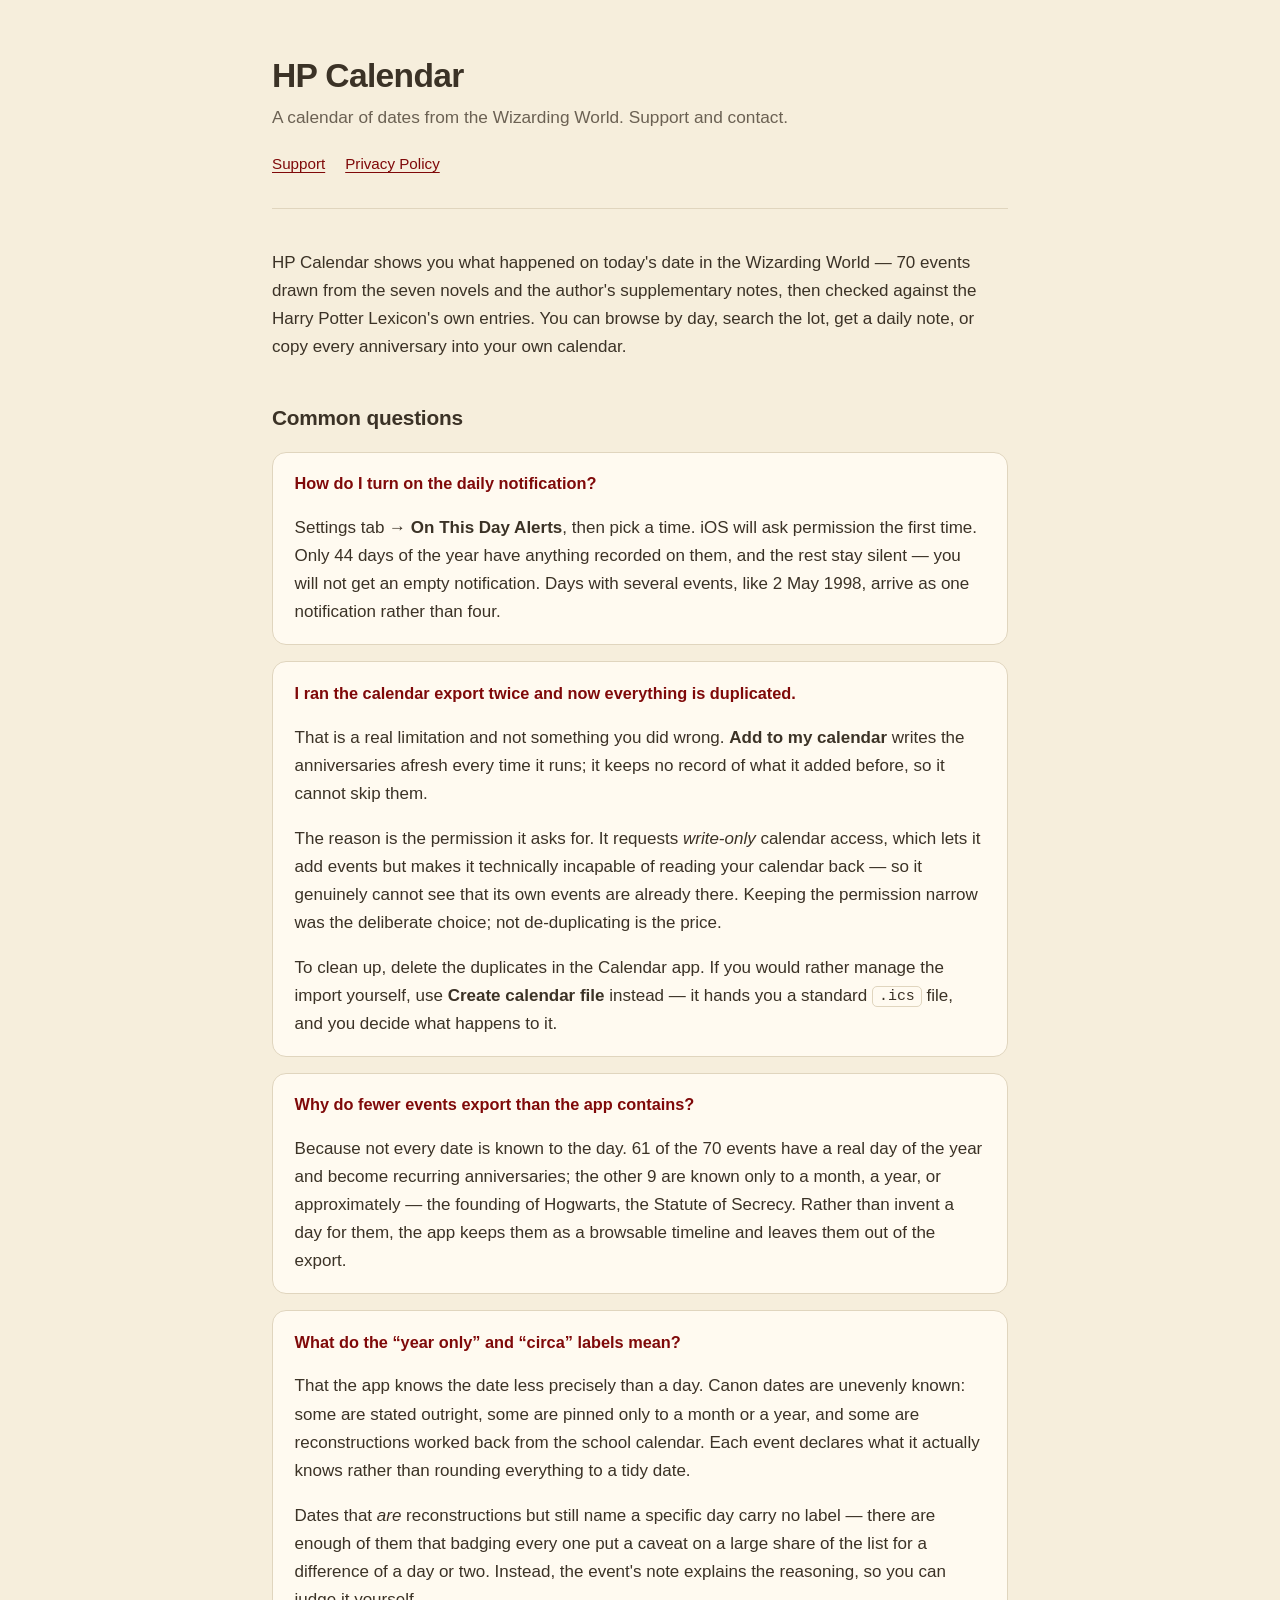
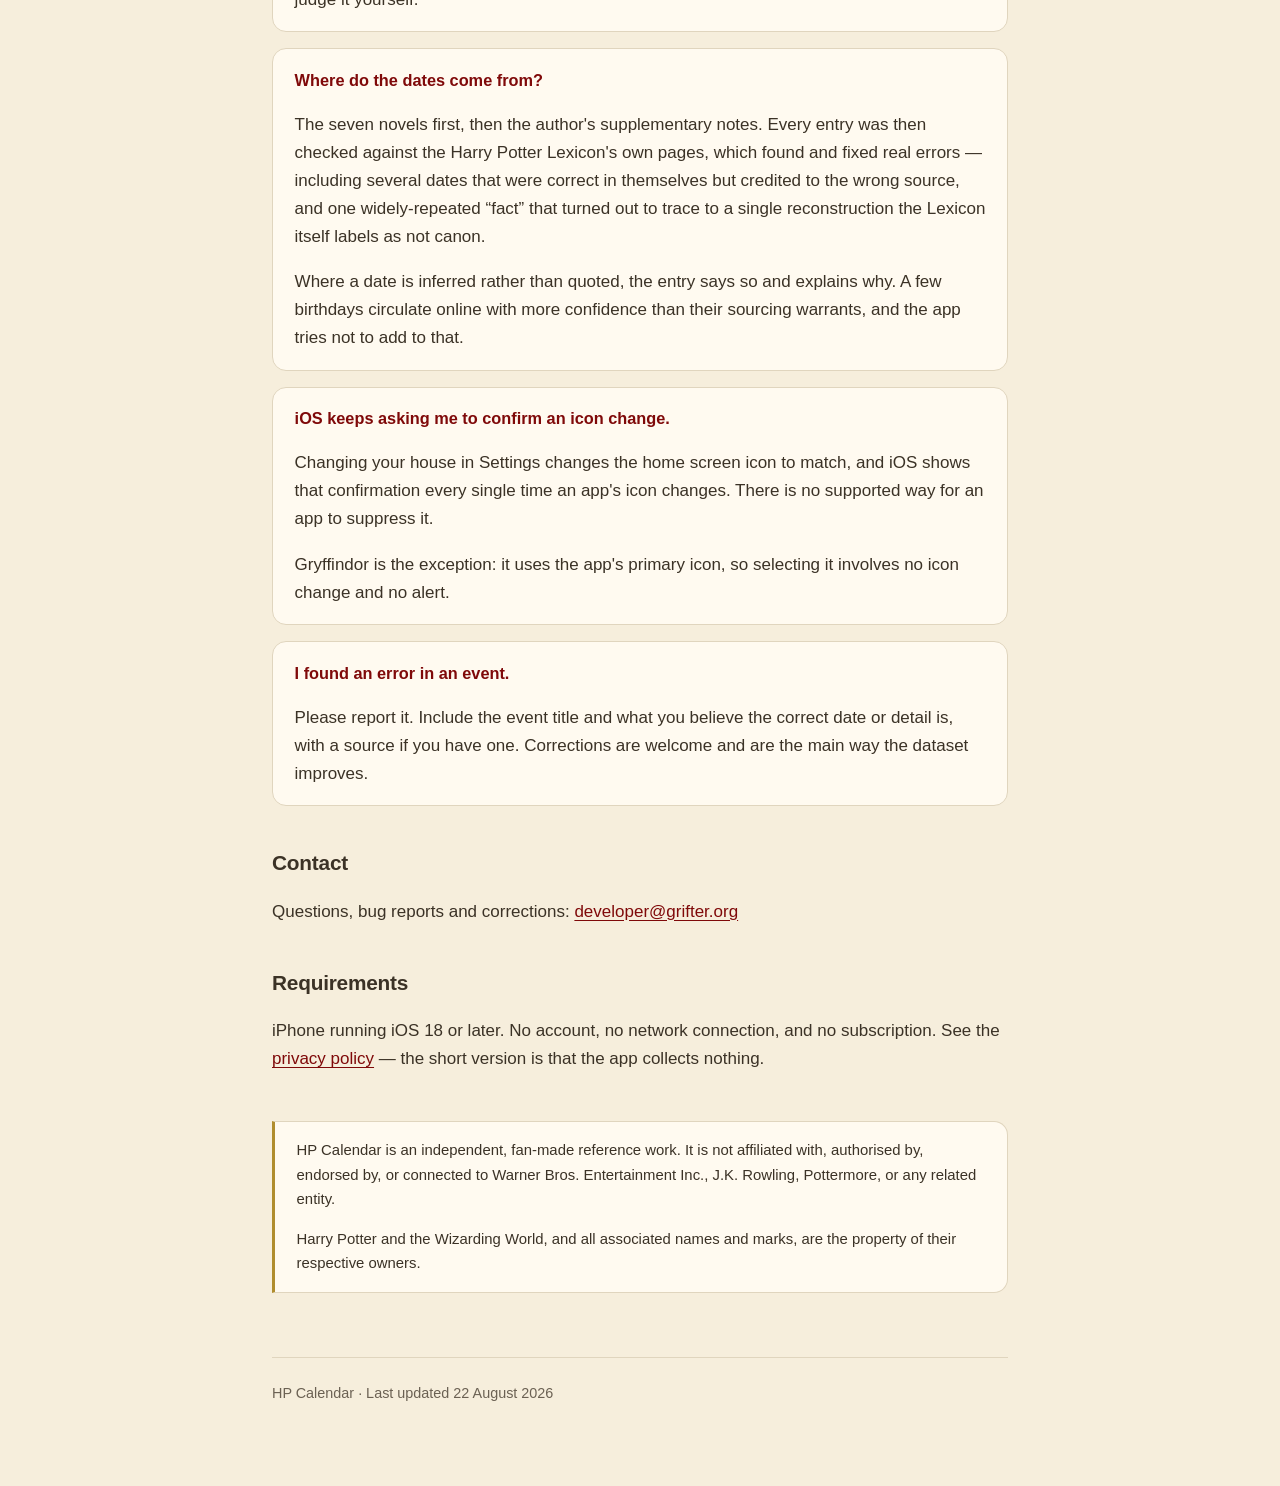
<file: index.html>
<!doctype html>
<html lang="en">
<head>
<meta charset="utf-8">
<meta name="viewport" content="width=device-width, initial-scale=1">
<title>HP Calendar — Support</title>
<link rel="stylesheet" href="style.css">
</head>
<body>
<div class="wrap">
<header>
  <h1>HP Calendar</h1>
  <p class="lede">A calendar of dates from the Wizarding World. Support and contact.</p>
  <nav><a href="index.html">Support</a><a href="privacy.html">Privacy Policy</a></nav>
</header>

<p>HP Calendar shows you what happened on today's date in the Wizarding World —
70 events drawn from the seven novels and the author's supplementary notes, then
checked against the Harry Potter Lexicon's own entries. You can browse by day,
search the lot, get a daily note, or copy every anniversary into your own
calendar.</p>

<h2>Common questions</h2>

<div class="card">
<h3>How do I turn on the daily notification?</h3>
<p>Settings tab → <strong>On This Day Alerts</strong>, then pick a time. iOS will
ask permission the first time. Only 44 days of the year have anything recorded
on them, and the rest stay silent — you will not get an empty notification. Days
with several events, like 2 May 1998, arrive as one notification rather than
four.</p>
</div>

<div class="card">
<h3>I ran the calendar export twice and now everything is duplicated.</h3>
<p>That is a real limitation and not something you did wrong. <strong>Add to my
calendar</strong> writes the anniversaries afresh every time it runs; it keeps no
record of what it added before, so it cannot skip them.</p>
<p>The reason is the permission it asks for. It requests <em>write-only</em>
calendar access, which lets it add events but makes it technically incapable of
reading your calendar back — so it genuinely cannot see that its own events are
already there. Keeping the permission narrow was the deliberate choice; not
de-duplicating is the price.</p>
<p>To clean up, delete the duplicates in the Calendar app. If you would rather
manage the import yourself, use <strong>Create calendar file</strong> instead —
it hands you a standard <code>.ics</code> file, and you decide what happens to
it.</p>
</div>

<div class="card">
<h3>Why do fewer events export than the app contains?</h3>
<p>Because not every date is known to the day. 61 of the 70 events have a real
day of the year and become recurring anniversaries; the other 9 are known only
to a month, a year, or approximately — the founding of Hogwarts, the Statute of
Secrecy. Rather than invent a day for them, the app keeps them as a browsable
timeline and leaves them out of the export.</p>
</div>

<div class="card">
<h3>What do the “year only” and “circa” labels mean?</h3>
<p>That the app knows the date less precisely than a day. Canon dates are
unevenly known: some are stated outright, some are pinned only to a month or a
year, and some are reconstructions worked back from the school calendar. Each
event declares what it actually knows rather than rounding everything to a tidy
date.</p>
<p>Dates that <em>are</em> reconstructions but still name a specific day carry no
label — there are enough of them that badging every one put a caveat on a large
share of the list for a difference of a day or two. Instead, the event's note
explains the reasoning, so you can judge it yourself.</p>
</div>

<div class="card">
<h3>Where do the dates come from?</h3>
<p>The seven novels first, then the author's supplementary notes. Every entry was
then checked against the Harry Potter Lexicon's own pages, which found and fixed
real errors — including several dates that were correct in themselves but
credited to the wrong source, and one widely-repeated “fact” that turned out to
trace to a single reconstruction the Lexicon itself labels as not canon.</p>
<p>Where a date is inferred rather than quoted, the entry says so and explains
why. A few birthdays circulate online with more confidence than their sourcing
warrants, and the app tries not to add to that.</p>
</div>

<div class="card">
<h3>iOS keeps asking me to confirm an icon change.</h3>
<p>Changing your house in Settings changes the home screen icon to match, and
iOS shows that confirmation every single time an app's icon changes. There is no
supported way for an app to suppress it.</p>
<p>Gryffindor is the exception: it uses the app's primary icon, so selecting it
involves no icon change and no alert.</p>
</div>

<div class="card">
<h3>I found an error in an event.</h3>
<p>Please report it. Include the event title and what you believe the correct
date or detail is, with a source if you have one. Corrections are welcome and are
the main way the dataset improves.</p>
</div>

<h2>Contact</h2>
<p>Questions, bug reports and corrections:
<a href="mailto:developer@grifter.org">developer@grifter.org</a></p>

<h2>Requirements</h2>
<p>iPhone running iOS 18 or later. No account, no network connection, and no
subscription. See the <a href="privacy.html">privacy policy</a> — the short
version is that the app collects nothing.</p>

<div class="disclaimer">
<p>HP Calendar is an independent, fan-made reference work. It is not affiliated
with, authorised by, endorsed by, or connected to Warner Bros. Entertainment
Inc., J.K. Rowling, Pottermore, or any related entity.</p>
<p>Harry Potter and the Wizarding World, and all associated names and marks, are
the property of their respective owners.</p>
</div>

<footer>HP Calendar · Last updated 22 August 2026</footer>
</div>
</body>
</html>
</file>
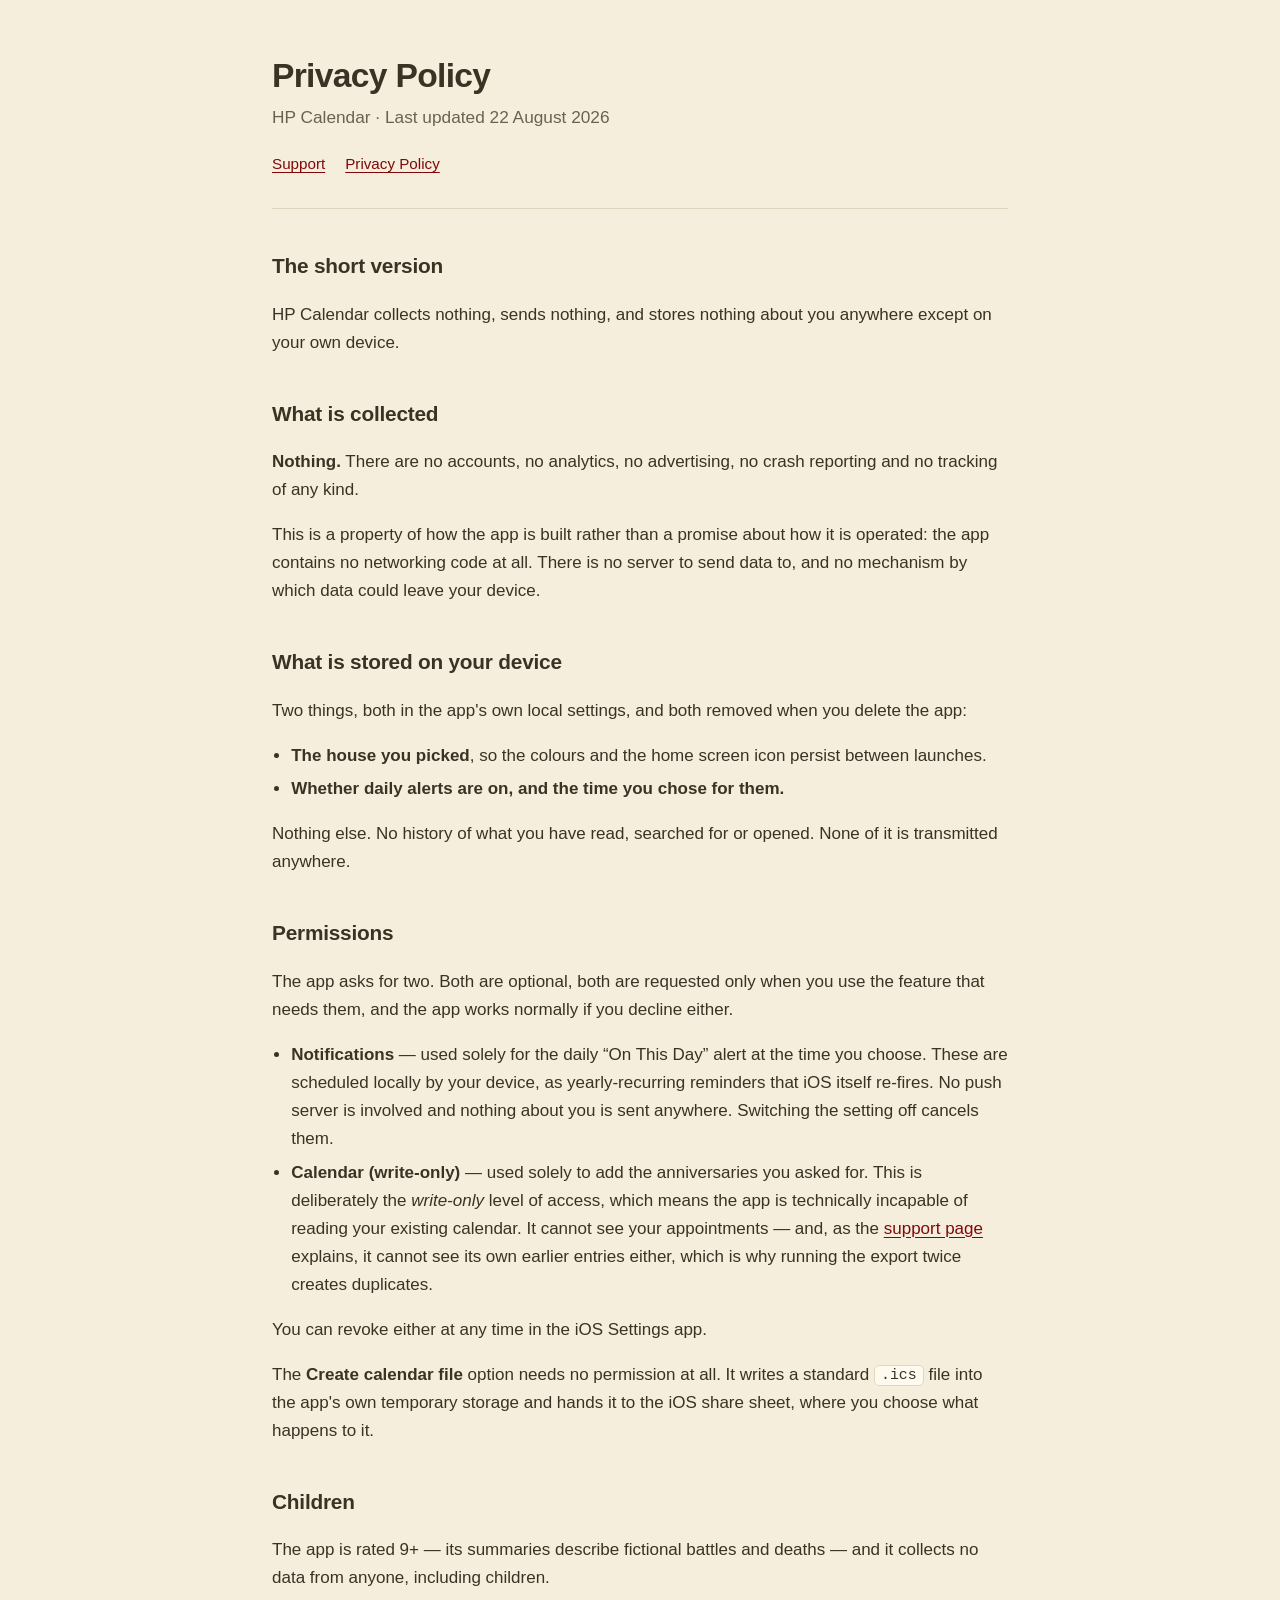
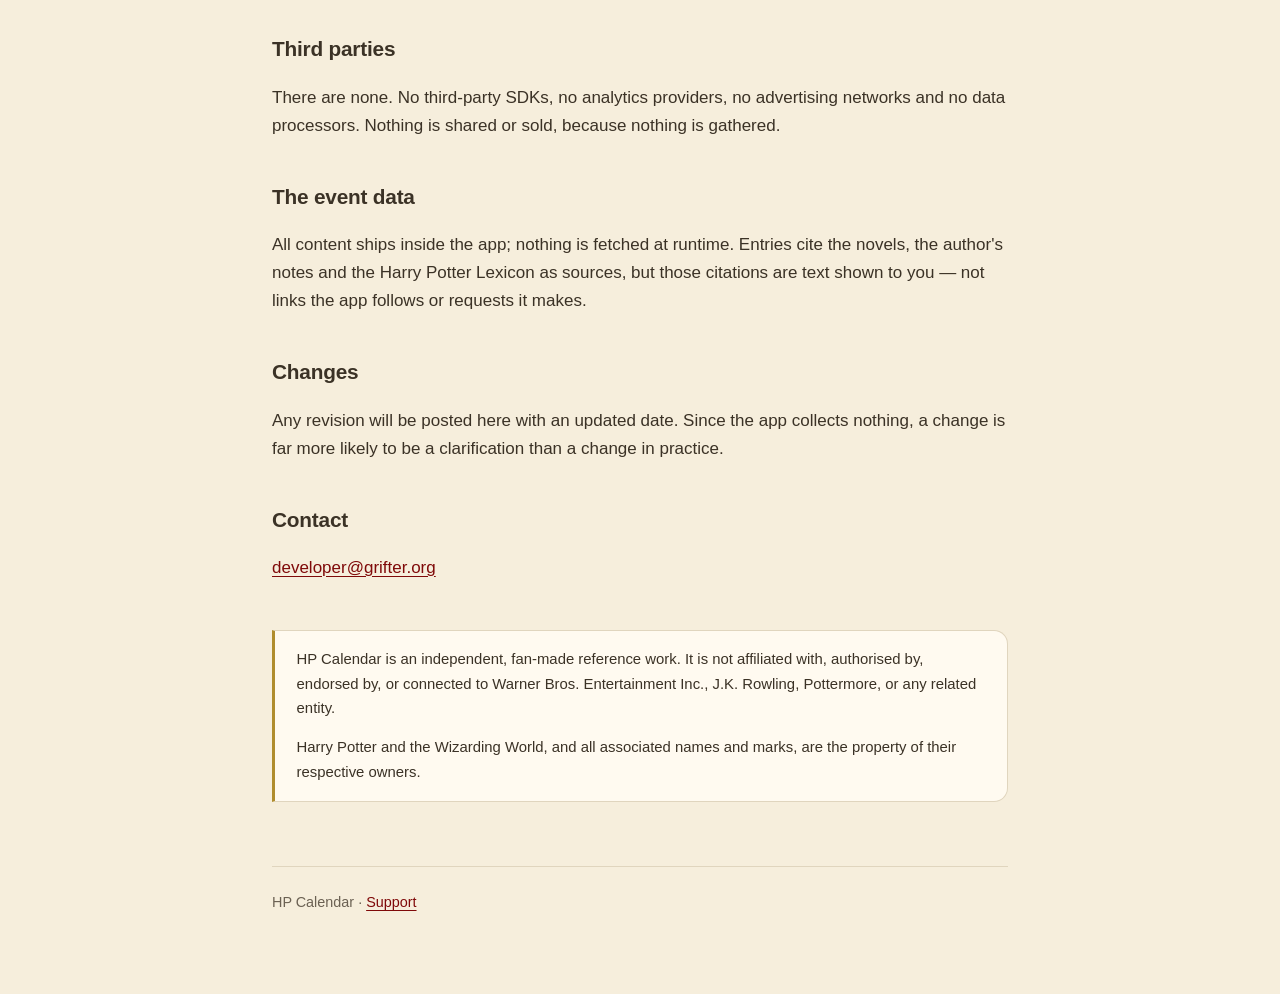
<file: privacy.html>
<!doctype html>
<html lang="en">
<head>
<meta charset="utf-8">
<meta name="viewport" content="width=device-width, initial-scale=1">
<title>HP Calendar — Privacy Policy</title>
<link rel="stylesheet" href="style.css">
</head>
<body>
<div class="wrap">
<header>
  <h1>Privacy Policy</h1>
  <p class="lede">HP Calendar · Last updated 22 August 2026</p>
  <nav><a href="index.html">Support</a><a href="privacy.html">Privacy Policy</a></nav>
</header>

<h2>The short version</h2>
<p>HP Calendar collects nothing, sends nothing, and stores nothing about you
anywhere except on your own device.</p>

<h2>What is collected</h2>
<p><strong>Nothing.</strong> There are no accounts, no analytics, no advertising,
no crash reporting and no tracking of any kind.</p>
<p>This is a property of how the app is built rather than a promise about how it
is operated: the app contains no networking code at all. There is no server to
send data to, and no mechanism by which data could leave your device.</p>

<h2>What is stored on your device</h2>
<p>Two things, both in the app's own local settings, and both removed when you
delete the app:</p>
<ul>
  <li><strong>The house you picked</strong>, so the colours and the home screen
      icon persist between launches.</li>
  <li><strong>Whether daily alerts are on, and the time you chose for them.</strong></li>
</ul>
<p>Nothing else. No history of what you have read, searched for or opened. None
of it is transmitted anywhere.</p>

<h2>Permissions</h2>
<p>The app asks for two. Both are optional, both are requested only when you use
the feature that needs them, and the app works normally if you decline either.</p>
<ul>
  <li><strong>Notifications</strong> — used solely for the daily “On This Day”
      alert at the time you choose. These are scheduled locally by your device,
      as yearly-recurring reminders that iOS itself re-fires. No push server is
      involved and nothing about you is sent anywhere. Switching the setting off
      cancels them.</li>
  <li><strong>Calendar (write-only)</strong> — used solely to add the
      anniversaries you asked for. This is deliberately the <em>write-only</em>
      level of access, which means the app is technically incapable of reading
      your existing calendar. It cannot see your appointments — and, as the
      <a href="index.html">support page</a> explains, it cannot see its own
      earlier entries either, which is why running the export twice creates
      duplicates.</li>
</ul>
<p>You can revoke either at any time in the iOS Settings app.</p>
<p>The <strong>Create calendar file</strong> option needs no permission at all.
It writes a standard <code>.ics</code> file into the app's own temporary storage
and hands it to the iOS share sheet, where you choose what happens to it.</p>

<h2>Children</h2>
<p>The app is rated 9+ — its summaries describe fictional battles and deaths — and
it collects no data from anyone, including children.</p>

<h2>Third parties</h2>
<p>There are none. No third-party SDKs, no analytics providers, no advertising
networks and no data processors. Nothing is shared or sold, because nothing is
gathered.</p>

<h2>The event data</h2>
<p>All content ships inside the app; nothing is fetched at runtime. Entries cite
the novels, the author's notes and the Harry Potter Lexicon as sources, but those
citations are text shown to you — not links the app follows or requests it
makes.</p>

<h2>Changes</h2>
<p>Any revision will be posted here with an updated date. Since the app collects
nothing, a change is far more likely to be a clarification than a change in
practice.</p>

<h2>Contact</h2>
<p><a href="mailto:developer@grifter.org">developer@grifter.org</a></p>

<div class="disclaimer">
<p>HP Calendar is an independent, fan-made reference work. It is not affiliated
with, authorised by, endorsed by, or connected to Warner Bros. Entertainment
Inc., J.K. Rowling, Pottermore, or any related entity.</p>
<p>Harry Potter and the Wizarding World, and all associated names and marks, are
the property of their respective owners.</p>
</div>

<footer>HP Calendar · <a href="index.html">Support</a></footer>
</div>
</body>
</html>
</file>
<file: style.css>
/* Palette taken from the app, same values as Theme.swift. */
:root {
  --paper: #F6EEDC;
  --raised: #FFFAF0;
  --ink: #3B3226;
  --muted: #6B6153;
  --accent: #7F0909;
  --gold: #B08D2E;
  --rule: #E0D5BE;
}
@media (prefers-color-scheme: dark) {
  :root {
    --paper: #16130F;
    --raised: #221E18;
    --ink: #DCD2BE;
    --muted: #9A9080;
    --accent: #D4544F;
    --gold: #E8C56A;
    --rule: #2E2820;
  }
}
* { box-sizing: border-box; }
body {
  margin: 0;
  padding: 0 1.25rem 5rem;
  background: var(--paper);
  color: var(--ink);
  font: 17px/1.65 -apple-system, BlinkMacSystemFont, "Segoe UI", Roboto, Helvetica, Arial, sans-serif;
  -webkit-text-size-adjust: 100%;
}
.wrap { max-width: 46rem; margin: 0 auto; }
header { padding: 3.5rem 0 2rem; border-bottom: 1px solid var(--rule); margin-bottom: 2.5rem; }
h1 { font-size: 2.1rem; line-height: 1.2; margin: 0 0 .4rem; letter-spacing: -.02em; }
h2 { font-size: 1.3rem; margin: 2.5rem 0 .75rem; letter-spacing: -.01em; }
h3 { font-size: 1.02rem; margin: 1.75rem 0 .4rem; color: var(--accent); }
p, li { color: var(--ink); }
.lede { color: var(--muted); font-size: 1.08rem; margin: 0; }
a { color: var(--accent); text-underline-offset: 3px; }
ul { padding-left: 1.2rem; }
li { margin: .35rem 0; }
code {
  background: var(--raised); border: 1px solid var(--rule);
  padding: .1em .4em; border-radius: 5px; font-size: .88em;
}
.card {
  background: var(--raised); border: 1px solid var(--rule);
  border-radius: 14px; padding: 1.1rem 1.35rem; margin: 1rem 0;
}
.card h3 { margin-top: 0; }
.card p:last-child { margin-bottom: 0; }
nav { margin-top: 1.25rem; font-size: .95rem; }
nav a { margin-right: 1.25rem; }
.disclaimer {
  margin-top: 3rem; padding: 1rem 1.35rem;
  border: 1px solid var(--rule); border-left: 3px solid var(--gold);
  border-radius: 0 14px 14px 0; background: var(--raised);
  color: var(--muted); font-size: .93rem;
}
.disclaimer p:first-child { margin-top: 0; }
.disclaimer p:last-child { margin-bottom: 0; }
footer {
  margin-top: 4rem; padding-top: 1.5rem;
  border-top: 1px solid var(--rule); color: var(--muted); font-size: .9rem;
}
</file>
